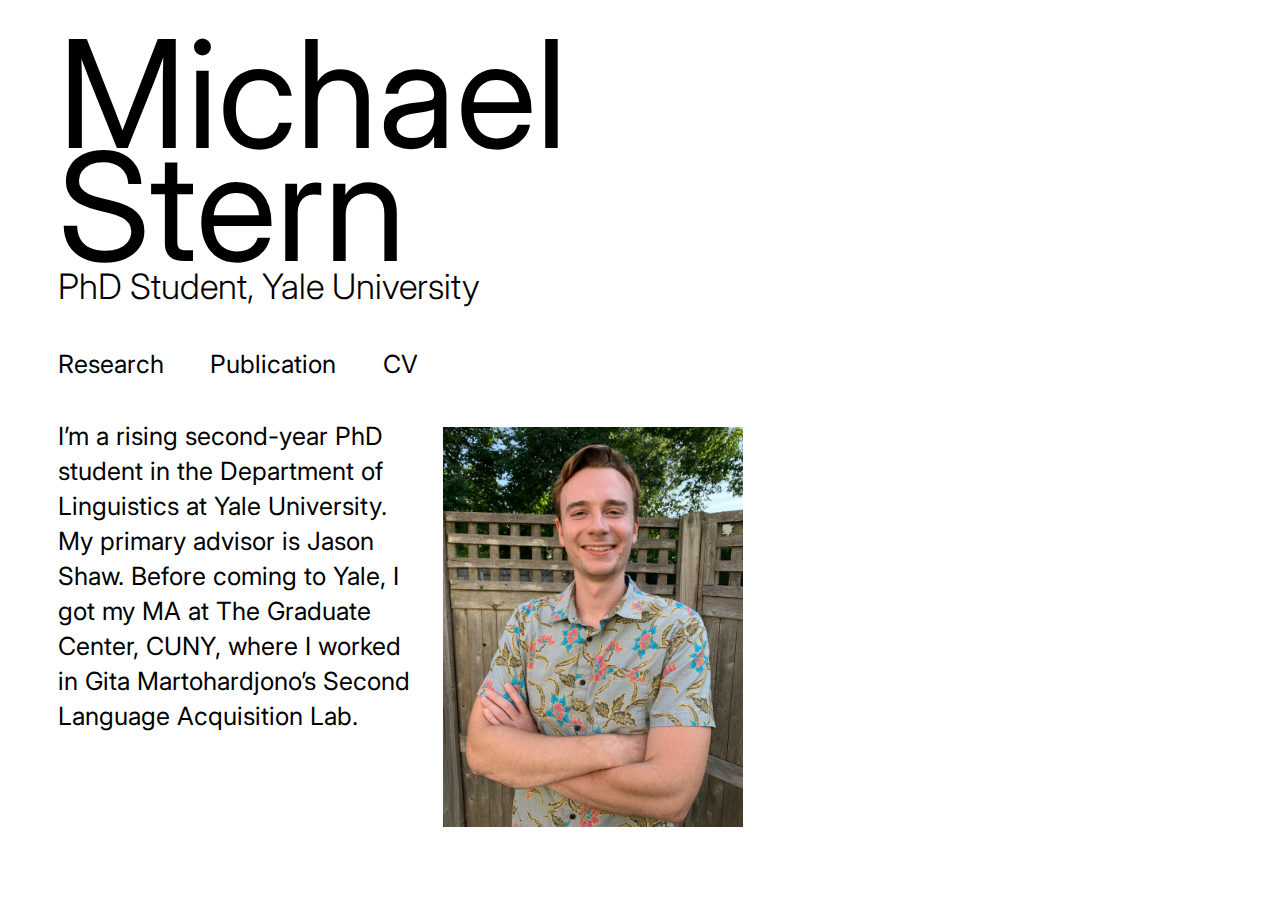
<file: index.html>
<!DOCTYPE html>
<html lang="en">
<head>
    <meta charset="UTF-8">
    <meta name="viewport" content="width=device-width, initial-scale=1.0">
    <link rel='stylesheet' type='text/css' media='screen' href='style.css'>
<link rel="preconnect" href="https://fonts.googleapis.com">
<link rel="preconnect" href="https://fonts.gstatic.com" crossorigin>
<link href="https://fonts.googleapis.com/css2?family=Inter:wght@100;200;300;400;500;600;700;800;900&display=swap" rel="stylesheet">
    <title>Michael Stern</title>
</head>


<body>

<div class="BodyWrapper">
<header>
    
 
<div class="title">
      <h1> <a class="home" href="index.html">Michael </br> Stern</a> </h1>

        
</div>

<h3>PhD Student,
        Yale University</h3>

</header>


<section>
<nav>
        <a href="research.html">Research</a> 
        <a href="publications.html">Publication</a> 
        <a href="Stern_CV.pdf" target="new">CV</a>
</nav>
</section>
    

<section class="main"> 
    
<div class="container">

    <p class="info"> 
        I’m a rising second-year PhD student in the 
        Department of Linguistics at Yale University. 
        My primary advisor is Jason Shaw.
        Before coming to Yale, 
        I got my MA at The Graduate Center, CUNY, where 
        I worked in Gita Martohardjono’s Second 
        Language Acquisition Lab.
    </p>   
 
   <img class="michael" id="mcs" src="IMG_0753.jpg" alt="Mike" width="65%">
                <!-- <div class="carl">
                <p class="credentials">
      
                <i>B.A. Social Thought & Political Economy</i> <br> University of Massachusets Amherst. <br><br>

                <i>M.A. Linguistics</i> <br>Graduate Center,<br> City University of New York (CUNY)

     
                </div>  --> 
</div>
</section>

</body>
</div>
<canvas id="c"></canvas>

<script scr="two.min.js"></script>
<script src="main.js"></script>
</html>
</file>
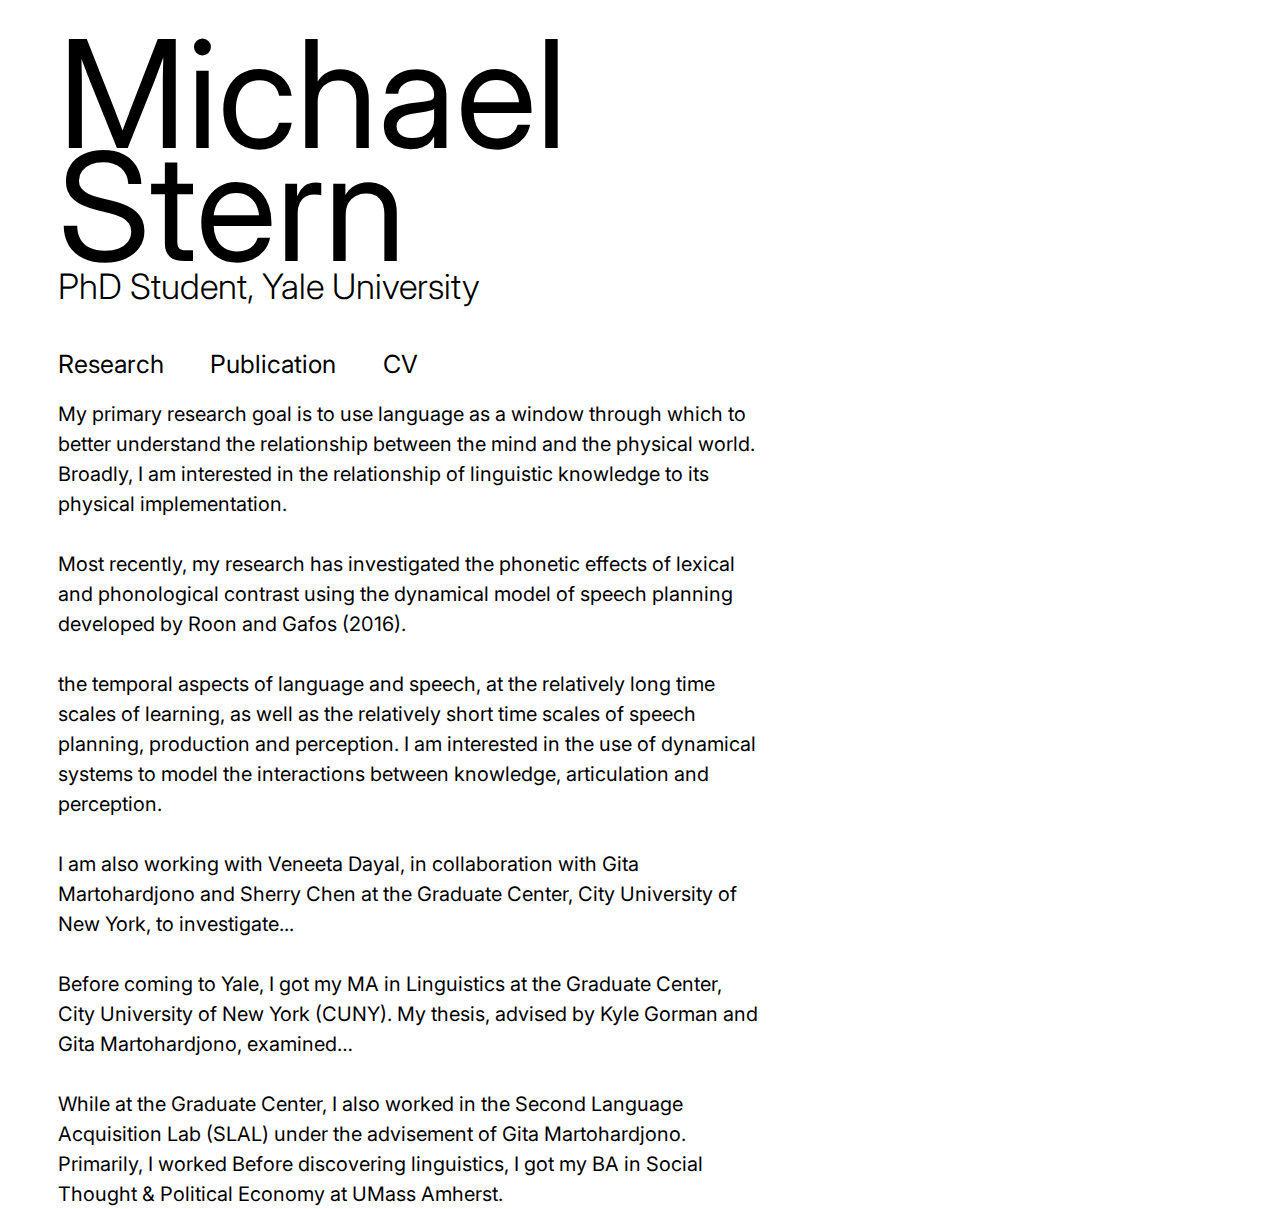
<file: cv.html>
<!DOCTYPE html>
<html lang="en">
<head>
    <meta charset="UTF-8">
    <meta name="viewport" content="width=device-width, initial-scale=1.0">
    <link rel='stylesheet' type='text/css' media='screen' href='style.css'>
    <link rel="preconnect" href="https://fonts.googleapis.com">
    <link rel="preconnect" href="https://fonts.gstatic.com" crossorigin>
    <link href="https://fonts.googleapis.com/css2?family=Inter:wght@200;300;400&display=swap" rel="stylesheet">
    <title>Research</title>
</head> 

<body> 

    <div class="BodyWrapper">
        <header>
            
         
        <div class="title">
            <h1> <a class="home" href="index.html">Michael </br> Stern</a> </h1>
        
                
        </div>
        
        <h3>PhD Student,
                Yale University</h3>
        
        </header>
        
        
        <section>
        <nav>
                <a href="research.html">Research</a> 
                <a href="publications.html">Publication</a> 
                <a href="cv.html">CV</a>
        </nav>
        </section>

        <Section> 
<div class="findings">
    My primary research goal is to use language as a window through which to better understand the relationship between the mind and the physical world.

Broadly, I am interested in the relationship of linguistic knowledge to its physical implementation. </br></br>

Most recently, my research has investigated the phonetic effects of lexical and phonological contrast using the dynamical model of speech planning developed by Roon and Gafos (2016). </br></br>

the temporal aspects of language and speech, at the relatively long time scales of learning, as well as the relatively short time scales of speech planning, production and perception. 

I am interested in the use of dynamical systems to model the interactions between knowledge, articulation and perception.</br></br>

I am also working with Veneeta Dayal, in collaboration with Gita Martohardjono and Sherry Chen at the Graduate Center, City University of New York, to investigate...</br></br>

Before coming to Yale, I got my MA in Linguistics at the Graduate Center, City University of New York (CUNY). My thesis, advised by Kyle Gorman and Gita Martohardjono, examined…</br></br>

While at the Graduate Center, I also worked in the Second Language Acquisition Lab (SLAL) under the advisement of Gita Martohardjono. Primarily, I worked 

Before discovering linguistics, I got my BA in Social Thought & Political Economy at UMass Amherst. 


    
</div>



        </Section>






</div> 

</body> 

<canvas id="c"></canvas>
<script scr="two.min.js"></script>
<script src="main.js"></script>
</html>
</file>
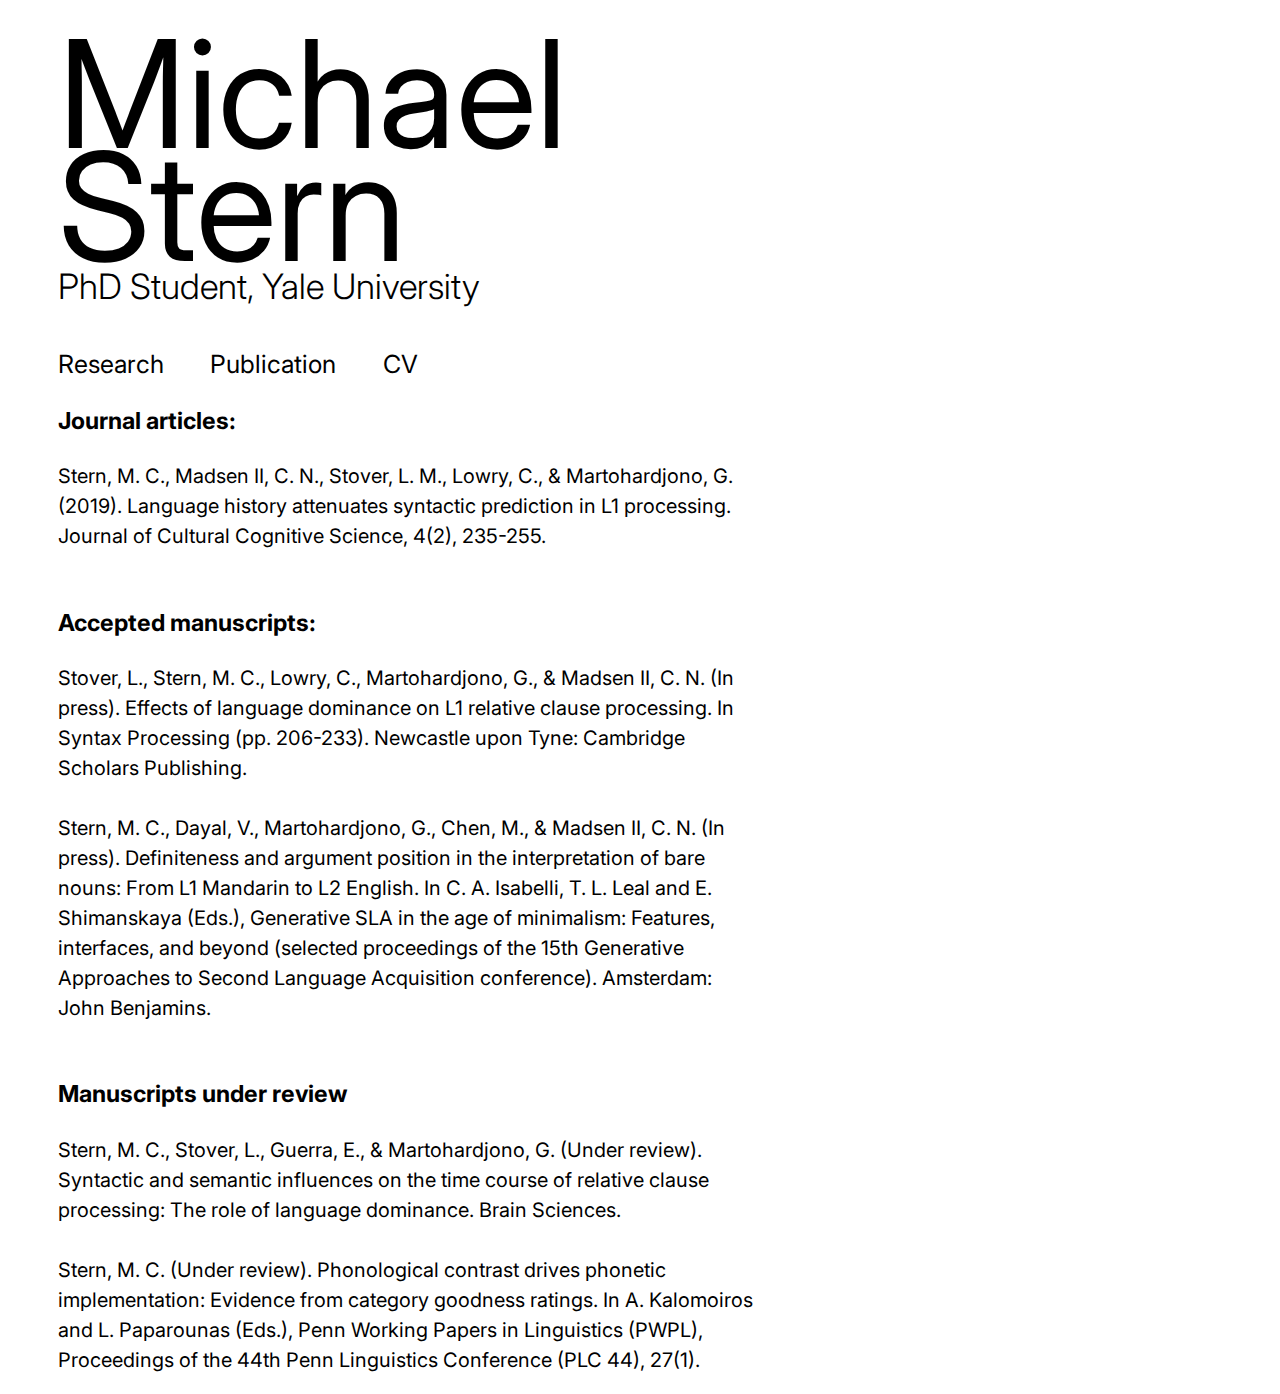
<file: publications.html>
<!DOCTYPE html>
<html lang="en">
<head>
    <meta charset="UTF-8">
    <meta name="viewport" content="width=device-width, initial-scale=1.0">
    <link rel='stylesheet' type='text/css' media='screen' href='style.css'>
    <link rel="preconnect" href="https://fonts.googleapis.com">
    <link rel="preconnect" href="https://fonts.gstatic.com" crossorigin>
    <link href="https://fonts.googleapis.com/css2?family=Inter:wght@200;300;400&display=swap" rel="stylesheet">
    <title>Research</title>
</head> 

<body> 

    <div class="BodyWrapper">
        <header>
            
         
        <div class="title">
            <h1> <a class="home" href="index.html">Michael </br> Stern</a> </h1>
        
                
        </div>
        
        <h3>PhD Student,
                Yale University</h3>
        
        </header>
        
        
        <section>
        <nav>
                <a href="research.html">Research</a> 
                <a href="publications.html">Publication</a> 
                <a href="cv.html">CV</a>
        </nav>
        </section>

        <Section> 
<div class="findings">

    <h3>Journal articles:</h3> 



    Stern, M. C., Madsen II, C. N., Stover, L. M., Lowry, C., & Martohardjono, G. (2019). 
    Language history attenuates syntactic prediction in L1 processing. Journal of Cultural Cognitive Science, 
    4(2), 235-255.

</br></br>
    
    
    <h3>Accepted manuscripts:</h3>
    
    Stover, L., Stern, M. C., Lowry, C., Martohardjono, G., & Madsen II, C. N. (In press). 
    Effects of language dominance on L1 relative clause processing. In Syntax Processing (pp. 206-233). 
    Newcastle upon Tyne: Cambridge Scholars Publishing. 
    
</br></br>
    
    
    Stern, M. C., Dayal, V., Martohardjono, G., Chen, M., & Madsen II, C. N. (In press). 
    Definiteness and argument position in the interpretation of bare nouns: From L1 Mandarin to L2 English. 
    In C. A. Isabelli, T. L. Leal and E. Shimanskaya (Eds.), Generative SLA in the age of minimalism: Features, interfaces, 
    and beyond (selected proceedings of the 15th Generative Approaches to Second Language Acquisition conference). Amsterdam: John Benjamins.
    
</br></br> 

    <h3>Manuscripts under review</h3>  
    
    Stern, M. C., Stover, L., Guerra, E., & Martohardjono, G. (Under review). 
    Syntactic and semantic influences on the time course of relative clause processing: 
    The role of language dominance. Brain Sciences.

</br></br> 

    Stern, M. C. (Under review). Phonological contrast drives phonetic implementation: 
    Evidence from category goodness ratings. In A. Kalomoiros and L. Paparounas (Eds.), 
    Penn Working Papers in Linguistics (PWPL), Proceedings of the 44th Penn Linguistics Conference (PLC 44), 27(1). 
    
</div>



        </Section>






</div> 

</body> 

<canvas id="c"></canvas>
<script scr="two.min.js"></script>
<script src="main.js"></script>
</html>
</file>
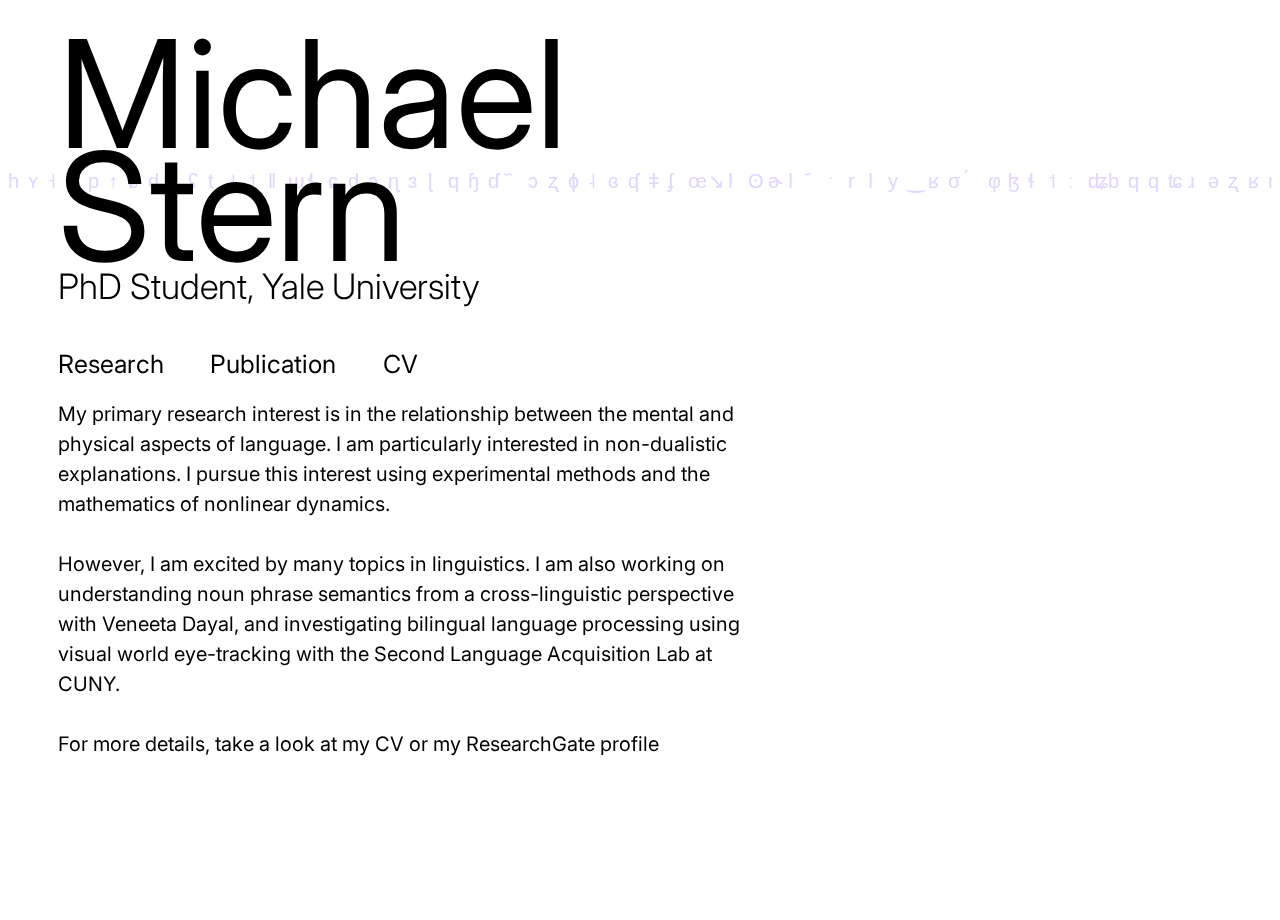
<file: research.html>
<!DOCTYPE html>
<html lang="en">
<head>
    <meta charset="UTF-8">
    <meta name="viewport" content="width=device-width, initial-scale=1.0">
    <link rel='stylesheet' type='text/css' media='screen' href='style.css'>
    <link rel="preconnect" href="https://fonts.googleapis.com">
    <link rel="preconnect" href="https://fonts.gstatic.com" crossorigin>
    <link href="https://fonts.googleapis.com/css2?family=Inter:wght@200;300;400&display=swap" rel="stylesheet">
    <title>Research</title>
</head> 

<body> 

    <div class="BodyWrapper">
        <header>
            
         
        <div class="title">
                <h1> <a class="home" href="index.html">Michael </br> Stern</a> </h1>
        </div>
        
        <h3>PhD Student,
                Yale University</h3>
        
        </header>
        
        
        <section>
        <nav>
                <a href="research.html">Research</a> 
                <a href="publications.html">Publication</a> 
                <a href="cv.html">CV</a>
        </nav>
        </section>

        
        
        <Section> 
<div class="findings">
        My primary research interest is in the relationship 
        between the mental and physical aspects of language. 
        I am particularly interested in non-dualistic explanations. 
        I pursue this interest using experimental methods and the mathematics of nonlinear dynamics.
        </br></br>
        However, I am excited by many topics in linguistics. 
        I am also working on understanding noun phrase semantics from a cross-linguistic perspective with Veneeta Dayal, 
        and investigating bilingual language processing using visual world eye-tracking with the Second Language Acquisition Lab at CUNY.
        </br></br> 
        
        For more details, take a look at my CV or my ResearchGate profile

    
</div>



        </Section>






</div> 

</body> 

<canvas id="c"></canvas>
<script scr="two.min.js"></script>
<script src="main.js"></script>
</html>
</file>
<file: style.css>
body { 
    
    transition: all 0.3s ease;
}
header {
    margin-top: 30px;
    display: flex;
    flex-direction: column;
    flex: 1 1 200px;
    max-width: 530px;
  
}

header .title {
  
  padding-bottom: 20px;
}
header h1 {
    
    margin: 0;
    padding: 0;
    font-size: 150px;
    font-family:'Inter', sans-serif;
    font-weight: 400;
    line-height: .75;
    max-width: 800px;
   
} 

header h3 {
    padding: 0;
    margin-top: -10px;
    font-size: 35px;
    font-family: 'Inter', sans-serif; 
    font-weight: 300;
    line-height: .75;
    max-width: 500px;
    
}

header .home { 
    text-decoration: none;
    font-family: 'Inter', sans-serif;
    color: black; 
}


nav {
    margin-top: 15px;
    font-size: 25px;
    font-weight: 200;
    max-width:475px;
    justify-content: center;
    padding-bottom: 0px;
    
}

nav a {
    text-decoration: none; 
    font-family: 'Inter', sans-serif;
    color: black; 
    font-weight: 400;
    margin-right: 40px;
    
}

nav a:hover {
    color: #A9AAF0;
    transition: .5s;
}



.container {
    display: flex;
    flex: 2;
    flex-wrap: wrap;
    flex-direction: row;
    margin-top: 20px;
    
   
}

.info { 
    padding-right: 20px;
    margin: 0;
    margin-top: 20px;
    max-width: 365px;
    font-family: 'Inter', sans-serif;
    font-size: 25px;
    font-weight: 400;
    line-height: 1.4;
   
    
}
.michael {
   
    max-width: 300px;
    padding-top: 28px;
    
} 


.BodyWrapper {
    position: absolute;
    margin-left: 50px;

    
} 

.findings {
    padding-right: 20px;
    margin: 0;
    margin-top: 20px;
    max-width: 700px;
    font-family: 'Inter', sans-serif;
    font-size: 20px;
    line-height: 1.5;
    
}





@media (max-width: 520px) {

    body {
        max-width: 520px; 
        margin-left: 10px;
        
    }
    
    header h1 { 
        font-size: 80px;
    }
    
    header h3 {
        font-size: 20px;
        
    }

    nav {
        display: flex;
        flex-direction: column;
        margin-bottom: 5px;
    }

    .container {
    flex-direction: column-reverse;
    
    }

    .michael {
       width: 100%;
       padding-top: 0px;
    }

    .BodyWrapper
        { 
            margin-left: 15px;
        }

    
    
    }
</file>
